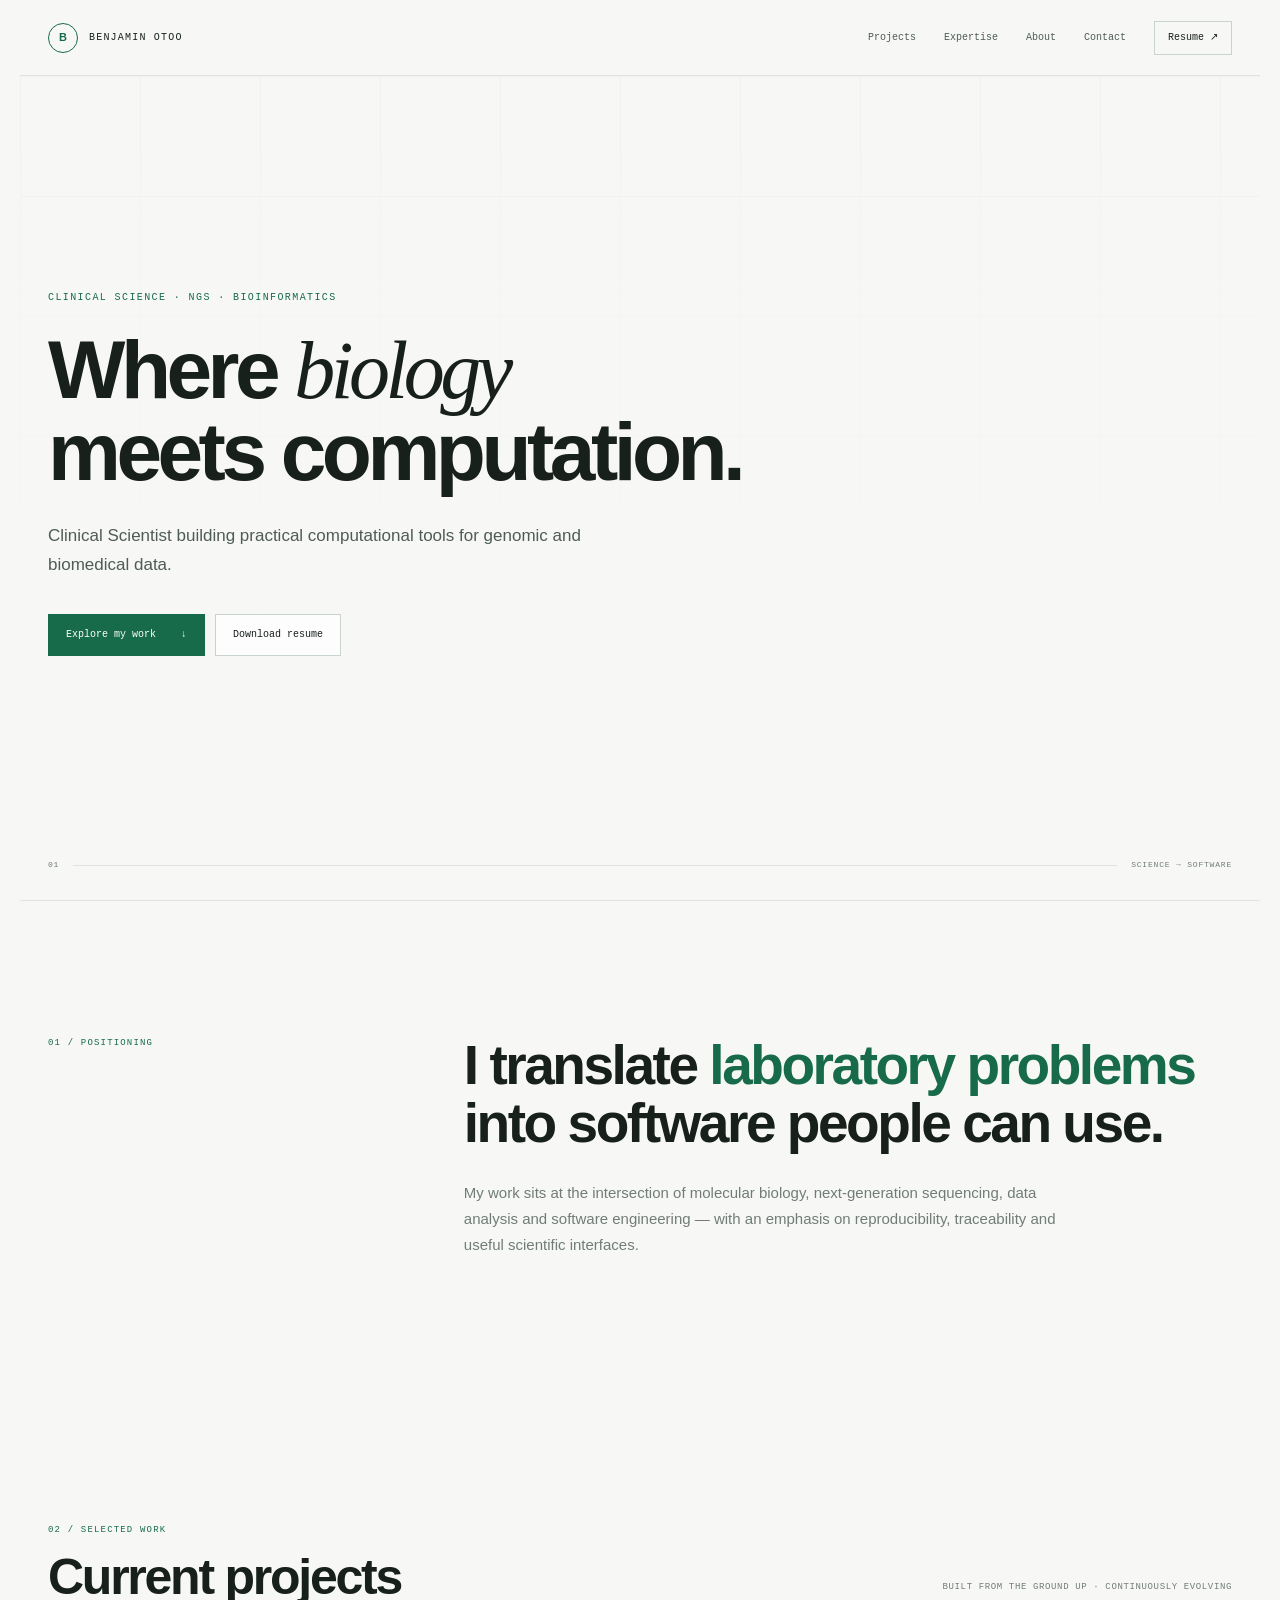
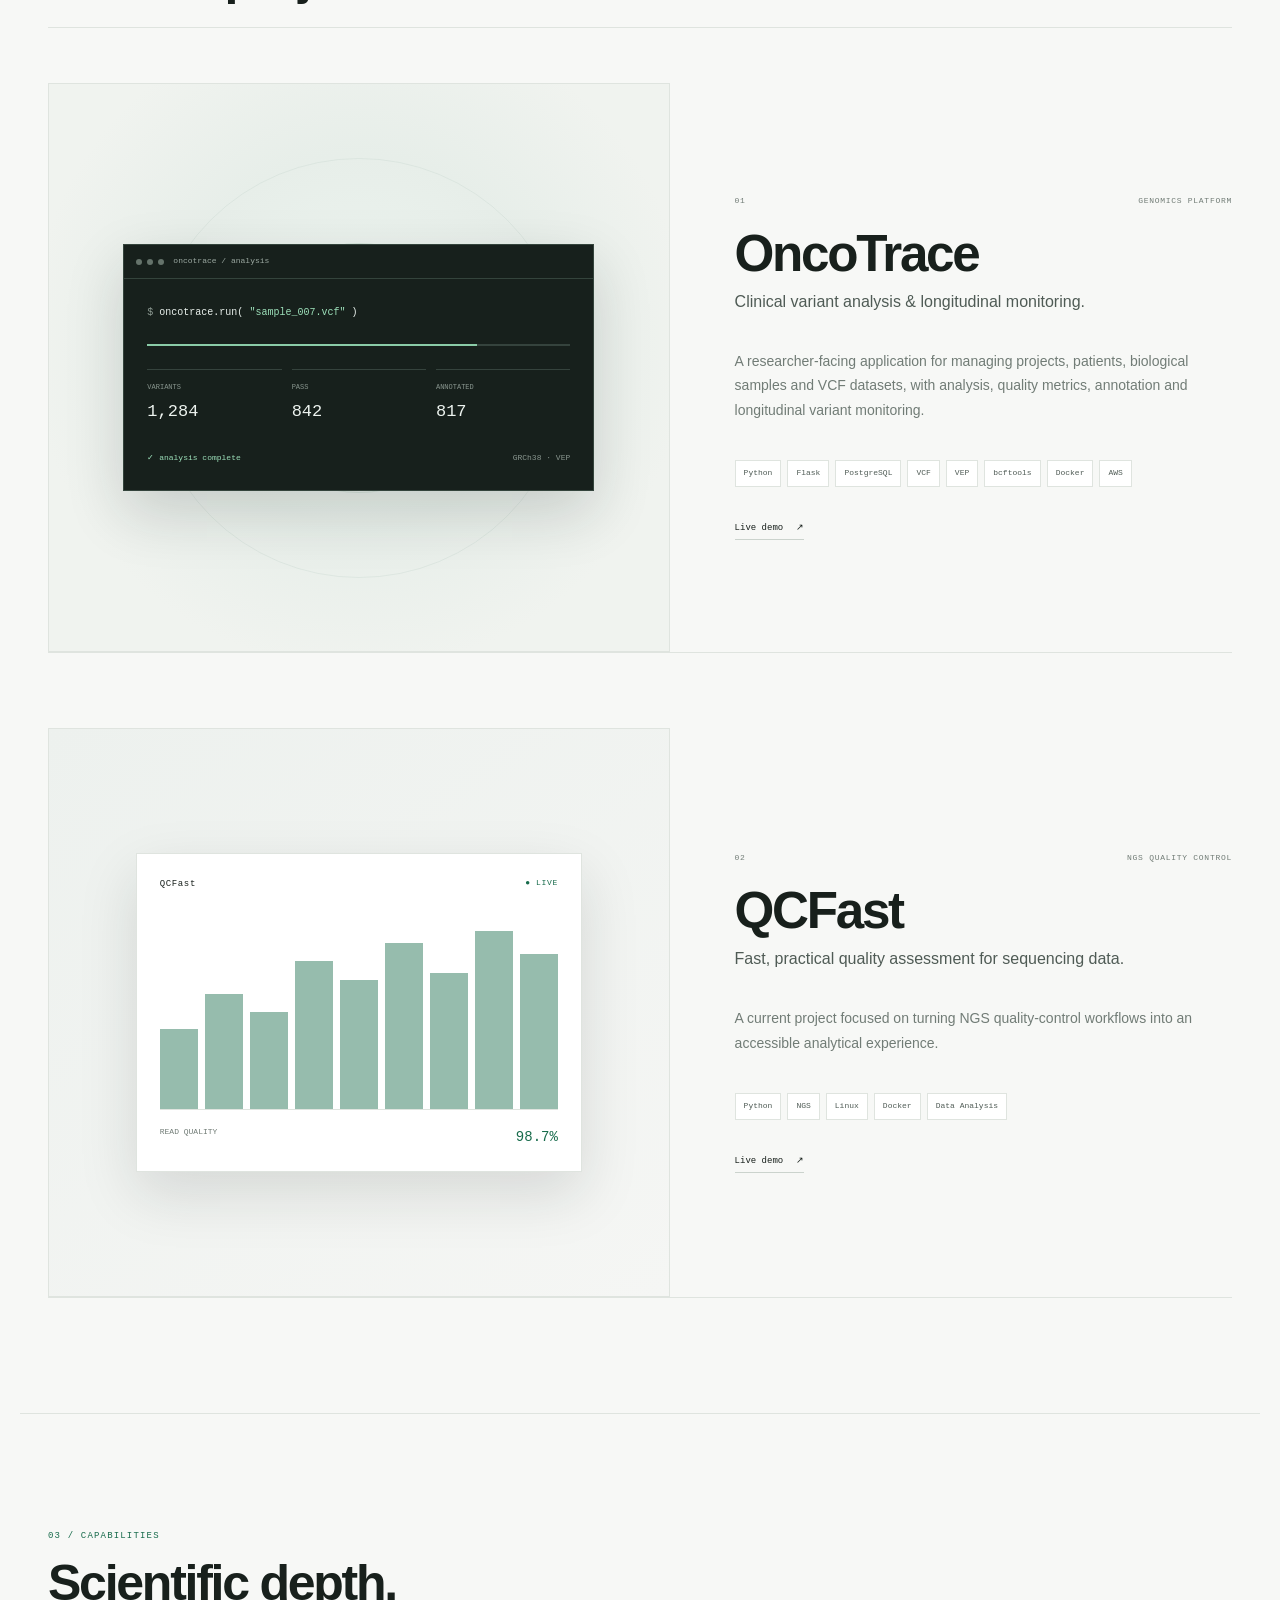
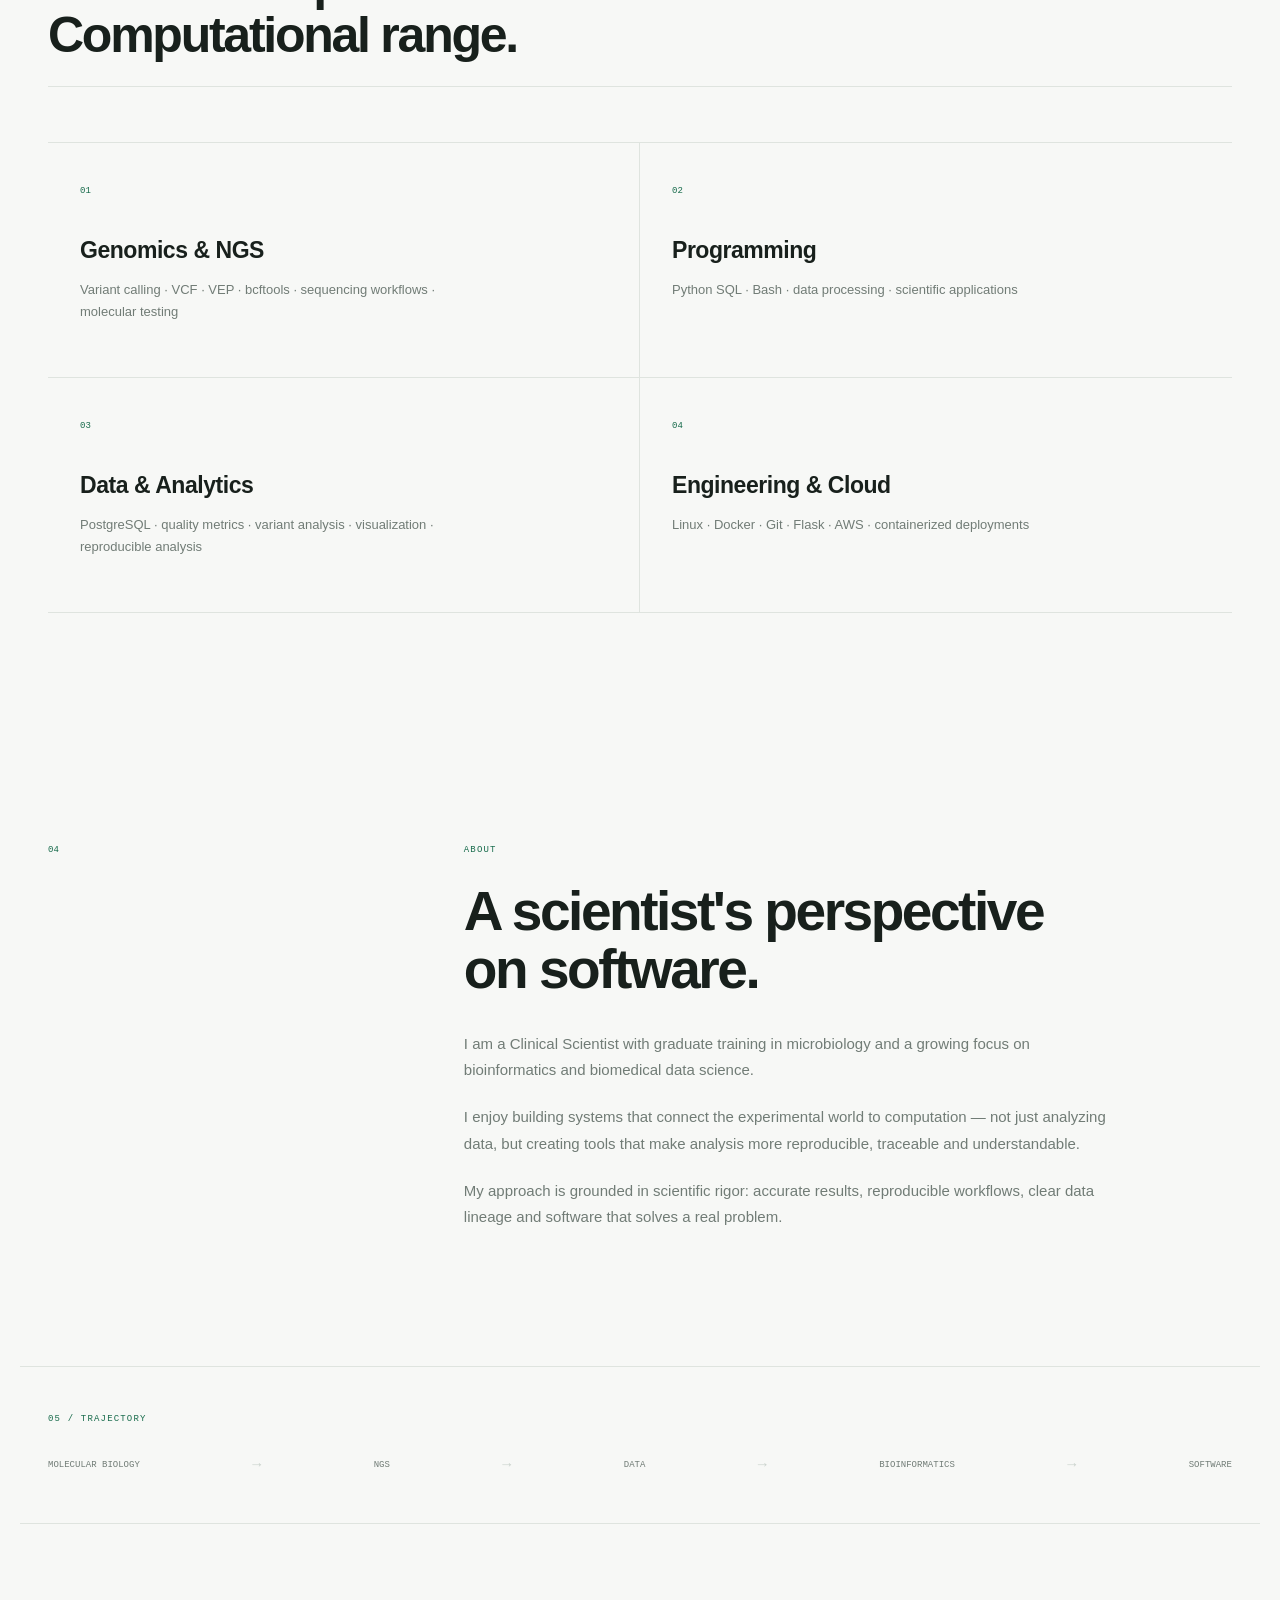
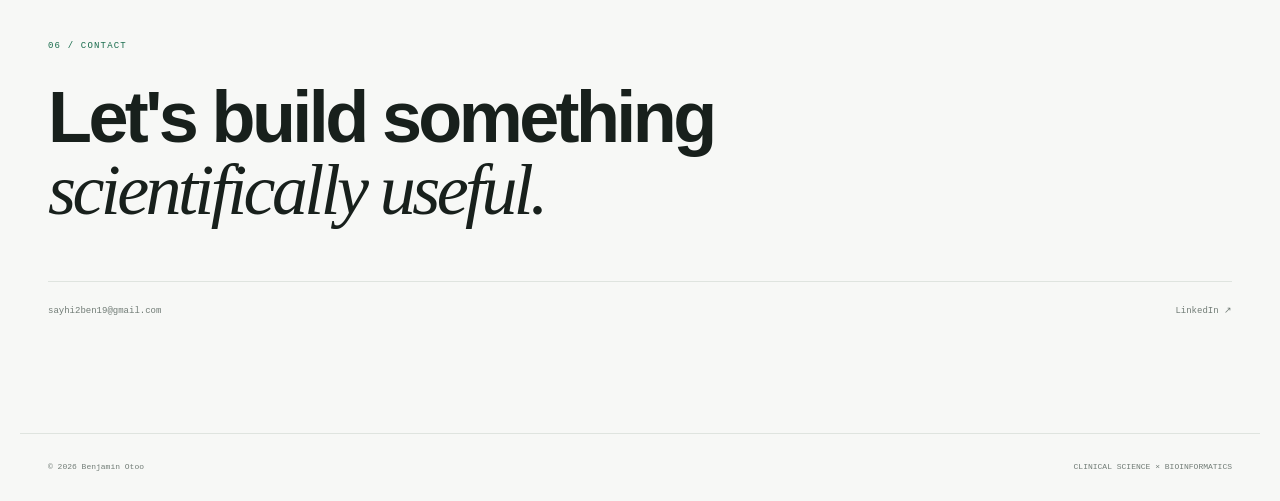
<file: index.html>
<!DOCTYPE html>
<html lang="en">

<head>

    <meta charset="UTF-8">

    <meta
        name="viewport"
        content="width=device-width, initial-scale=1.0"
    >

    <meta
        name="description"
        content="Benjamin Otoo — Clinical Scientist, NGS and Bioinformatics portfolio."
    >

    <title>
        Benjamin Otoo — Clinical Science × Bioinformatics
    </title>

    <link
        rel="stylesheet"
        href="style.css"
    >

</head>


<body>


<div class="site-shell">


    <!-- =====================================================
         NAVIGATION
         ===================================================== -->

    <header class="site-header">

        <a
            href="#top"
            class="brand"
        >

            <span class="brand-mark">
                B
            </span>

            <span class="brand-name">
                BENJAMIN OTOO
            </span>

        </a>


        <nav class="main-navigation">

            <a href="#work">
                Projects
            </a>

            <a href="#expertise">
                Expertise
            </a>

            <a href="#about">
                About
            </a>

            <a href="#contact">
                Contact
            </a>

            <a
                href="https://github.com/BenOtoo/portfolio/blob/main/assets/resume.pdf"
                class="resume-link"
                download
            >
                Resume
                <span>↗</span>
            </a>

        </nav>


        <button
            class="menu-button"
            type="button"
            aria-label="Open navigation"
        >
            ☰
        </button>

    </header>



    <main id="top">


        <!-- =====================================================
             HERO
             ===================================================== -->

        <section class="hero">

            <div class="hero-grid"></div>


            <div class="hero-content">

                <p class="eyebrow hero-reveal">
                    CLINICAL SCIENCE · NGS · BIOINFORMATICS
                </p>


                <h1 class="hero-title hero-reveal hero-delay-1">

                    Where
                    <em>biology</em>

                    <br>

                    meets computation.

                </h1>


                <p class="hero-description hero-reveal hero-delay-2">

                    Clinical Scientist building practical computational
                    tools for genomic and biomedical data.

                </p>


                <div class="hero-actions hero-reveal hero-delay-3">

                    <a
                        href="#work"
                        class="button button-primary"
                    >
                        Explore my work
                        <span>↓</span>
                    </a>


                    <a
                        href="https://github.com/BenOtoo/portfolio/blob/main/assets/resume.pdf"
                        class="button button-secondary"
                        download
                    >
                        Download resume
                    </a>

                </div>

            </div>


            <div class="hero-footer">

                <span>
                    01
                </span>

                <div></div>

                <span>
                    SCIENCE → SOFTWARE
                </span>

            </div>

        </section>



        <!-- =====================================================
             POSITIONING
             ===================================================== -->

        <section class="statement">

            <div class="section-label">
                01 / POSITIONING
            </div>


            <div class="statement-content">

                <h2>

                    I translate
                    <span>laboratory problems</span>
                    into software people can use.

                </h2>


                <p>

                    My work sits at the intersection of molecular biology,
                    next-generation sequencing, data analysis and software
                    engineering — with an emphasis on reproducibility,
                    traceability and useful scientific interfaces.

                </p>

            </div>

        </section>



        <!-- =====================================================
             PROJECTS
             ===================================================== -->

        <section
            id="work"
            class="section projects-section"
        >

            <div class="section-heading">

                <div>

                    <p class="section-label">
                        02 / SELECTED WORK
                    </p>

                    <h2>
                        Current projects
                    </h2>

                </div>


                <p class="section-note">
                    BUILT FROM THE GROUND UP · CONTINUOUSLY EVOLVING
                </p>

            </div>



            <!-- =================================================
                 ONCOTRACE
                 ================================================= -->

            <article class="project project-featured">


                <div class="project-visual oncotrace-visual">


                    <div class="terminal-window">


                        <div class="terminal-header">

                            <div class="terminal-dots">

                                <span></span>
                                <span></span>
                                <span></span>

                            </div>

                            <span>
                                oncotrace / analysis
                            </span>

                        </div>


                        <div class="terminal-content">

                            <div class="terminal-command">

                                <span class="terminal-muted">
                                    $
                                </span>

                                oncotrace.run(

                                <span class="terminal-accent">
                                    "sample_007.vcf"
                                </span>

                                )

                            </div>


                            <div class="analysis-progress">

                                <span></span>

                            </div>


                            <div class="analysis-stats">


                                <div>

                                    <small>
                                        VARIANTS
                                    </small>

                                    <strong>
                                        1,284
                                    </strong>

                                </div>


                                <div>

                                    <small>
                                        PASS
                                    </small>

                                    <strong>
                                        842
                                    </strong>

                                </div>


                                <div>

                                    <small>
                                        ANNOTATED
                                    </small>

                                    <strong>
                                        817
                                    </strong>

                                </div>


                            </div>


                            <div class="terminal-status">

                                <span>
                                    ✓ analysis complete
                                </span>

                                <span>
                                    GRCh38 · VEP
                                </span>

                            </div>

                        </div>

                    </div>


                    <div class="visual-ring ring-one"></div>
                    <div class="visual-ring ring-two"></div>

                </div>



                <div class="project-content">


                    <div class="project-meta">

                        <span>
                            01
                        </span>

                        <span>
                            GENOMICS PLATFORM
                        </span>

                    </div>


                    <h3>
                        OncoTrace
                    </h3>


                    <p class="project-subtitle">

                        Clinical variant analysis
                        & longitudinal monitoring.

                    </p>


                    <p class="project-description">

                        A researcher-facing application for managing
                        projects, patients, biological samples and VCF
                        datasets, with analysis, quality metrics,
                        annotation and longitudinal variant monitoring.

                    </p>


                    <div class="technology-list">

                        <span>Python</span>
                        <span>Flask</span>
                        <span>PostgreSQL</span>
                        <span>VCF</span>
                        <span>VEP</span>
                        <span>bcftools</span>
                        <span>Docker</span>
                        <span>AWS</span>

                    </div>


                    <div class="project-links">

                        <!-- REPLACE DEMO URL -->

                        <a
                            href="https://YOUR-ONCOTRACE-DEMO.example.com"
                            target="_blank"
                            rel="noopener noreferrer"
                        >
                            Live demo
                            <span>↗</span>
                        </a>


                        <!-- REPLACE GITHUB URL 

                        <a
                            href="https://github.com/YOUR-USERNAME/oncotrace"
                            target="_blank"
                            rel="noopener noreferrer"
                        >
                            GitHub
                            <span>↗</span>
                        </a>
                    -->
                    </div>

                </div>

            </article>



            <!-- =================================================
                 QCFAST
                 ================================================= -->

            <article class="project">


                <div class="project-visual qcfast-visual">


                    <div class="qc-dashboard">


                        <div class="qc-header">

                            <span>
                                QCFast
                            </span>

                            <span class="live-indicator">
                                ● LIVE
                            </span>

                        </div>


                        <div class="qc-chart">

                            <span style="height:42%"></span>
                            <span style="height:61%"></span>
                            <span style="height:51%"></span>
                            <span style="height:78%"></span>
                            <span style="height:68%"></span>
                            <span style="height:88%"></span>
                            <span style="height:72%"></span>
                            <span style="height:94%"></span>
                            <span style="height:82%"></span>

                        </div>


                        <div class="qc-footer">

                            <span>
                                READ QUALITY
                            </span>

                            <strong>
                                98.7%
                            </strong>

                        </div>

                    </div>

                </div>



                <div class="project-content">


                    <div class="project-meta">

                        <span>
                            02
                        </span>

                        <span>
                            NGS QUALITY CONTROL
                        </span>

                    </div>


                    <h3>
                        QCFast
                    </h3>


                    <p class="project-subtitle">

                        Fast, practical quality assessment
                        for sequencing data.

                    </p>


                    <p class="project-description">

                        A current project focused on turning NGS
                        quality-control workflows into an accessible
                        analytical experience.

                    </p>


                    <div class="technology-list">

                        <span>Python</span>
                        <span>NGS</span>
                        <span>Linux</span>
                        <span>Docker</span>
                        <span>Data Analysis</span>

                    </div>


                    <div class="project-links">

                        <!-- REPLACE DEMO URL -->

                        <a
                            href="https://YOUR-QCFAST-DEMO.example.com"
                            target="_blank"
                            rel="noopener noreferrer"
                        >
                            Live demo
                            <span>↗</span>
                        </a>


                        <!-- REPLACE GITHUB URL 

                        <a
                            href="https://github.com/YOUR-USERNAME/qcfast"
                            target="_blank"
                            rel="noopener noreferrer"
                        >
                            GitHub
                            <span>↗</span>
                        </a> -->

                    </div>

                </div>

            </article>

        </section>



        <!-- =====================================================
             EXPERTISE
             ===================================================== -->

        <section
            id="expertise"
            class="section expertise-section"
        >

            <div class="section-heading">

                <div>

                    <p class="section-label">
                        03 / CAPABILITIES
                    </p>

                    <h2>
                        Scientific depth.
                        <br>
                        Computational range.
                    </h2>

                </div>

            </div>


            <div class="expertise-grid">


                <div class="skill-block">

                    <span>
                        01
                    </span>

                    <h3>
                        Genomics & NGS
                    </h3>

                    <p>
                        Variant calling · VCF · VEP · bcftools ·
                        sequencing workflows · molecular testing
                    </p>

                </div>


                <div class="skill-block">

                    <span>
                        02
                    </span>

                    <h3>
                        Programming
                    </h3>

                    <p>
                        Python SQL · Bash · 
                        data processing · scientific applications
                    </p>

                </div>


                <div class="skill-block">

                    <span>
                        03
                    </span>

                    <h3>
                        Data & Analytics
                    </h3>

                    <p>
                        PostgreSQL · quality metrics · variant analysis ·
                        visualization · reproducible analysis
                    </p>

                </div>


                <div class="skill-block">

                    <span>
                        04
                    </span>

                    <h3>
                        Engineering & Cloud
                    </h3>

                    <p>
                        Linux · Docker · Git · Flask · AWS ·
                        containerized deployments
                    </p>

                </div>

            </div>

        </section>



        <!-- =====================================================
             ABOUT
             ===================================================== -->

        <section
            id="about"
            class="section about-section"
        >

            <div class="about-number">
                04
            </div>


            <div class="about-content">

                <p class="section-label">
                    ABOUT
                </p>


                <h2>
                    A scientist's perspective
                    <br>
                    on software.
                </h2>


                <p class="about-text">

                    I am a Clinical Scientist with graduate training
                    in microbiology and a growing focus on bioinformatics
                    and biomedical data science.

                </p>


                <p class="about-text">

                    I enjoy building systems that connect the experimental
                    world to computation — not just analyzing data, but
                    creating tools that make analysis more reproducible,
                    traceable and understandable.

                </p>


                <p class="about-text">

                    My approach is grounded in scientific rigor:
                    accurate results, reproducible workflows, clear
                    data lineage and software that solves a real problem.

                </p>

            </div>

        </section>



        <!-- =====================================================
             TRAJECTORY
             ===================================================== -->

        <section class="trajectory">

            <p class="section-label">
                05 / TRAJECTORY
            </p>


            <div class="trajectory-line">

                <span>
                    MOLECULAR BIOLOGY
                </span>

                <b>→</b>

                <span>
                    NGS
                </span>

                <b>→</b>

                <span>
                    DATA
                </span>

                <b>→</b>

                <span>
                    BIOINFORMATICS
                </span>

                <b>→</b>

                <span>
                    SOFTWARE
                </span>

            </div>

        </section>



        <!-- =====================================================
             CONTACT
             ===================================================== -->

        <section
            id="contact"
            class="section contact-section"
        >

            <p class="section-label">
                06 / CONTACT
            </p>


            <h2>

                Let's build something
                <br>

                <em>scientifically useful.</em>

            </h2>


            <div class="contact-row">


                <!-- REPLACE EMAIL -->

                <a href="mailto:sayhi2ben19@gmail.com">
                    sayhi2ben19@gmail.com
                </a>


                <div>

                    <!-- REPLACE LINKEDIN -->

                    <a
                        href="https://www.linkedin.com/in/benjamin-otoo/"
                        target="_blank"
                        rel="noopener noreferrer"
                    >
                        LinkedIn ↗
                    </a>


                    <!-- REPLACE GITHUB -->
                <!----
                   <a
                        href="https://github.com/YOUR-USERNAME"
                        target="_blank"
                        rel="noopener noreferrer"
                    >
                        GitHub ↗
                    </a>
                -->

                </div>

            </div>

        </section>


    </main>



    <!-- =====================================================
         FOOTER
         ===================================================== -->

    <footer class="site-footer">

        <span>
            © 2026 Benjamin Otoo
        </span>

        <span>
            CLINICAL SCIENCE × BIOINFORMATICS
        </span>

    </footer>


</div>


<script src="script.js"></script>

</body>

</html>
</file>
<file: style.css>
/* =========================================================
   DESIGN TOKENS
   ========================================================= */

:root {

    --background: #f7f8f6;
    --surface: #ffffff;
    --surface-soft: #f0f3ef;

    --border: #dfe4df;
    --border-strong: #cbd3cd;

    --text: #18201c;
    --text-soft: #4f5b55;
    --text-muted: #717c76;

    --accent: #176b4b;
    --accent-soft: #e4f0ea;
    --accent-dark: #0f4d36;

    --max-width: 1240px;

}


/* =========================================================
   RESET
   ========================================================= */

* {
    box-sizing: border-box;
}


html {
    scroll-behavior: smooth;
}


body {

    margin: 0;

    background: var(--background);

    color: var(--text);

    font-family:
        Inter,
        "Helvetica Neue",
        Arial,
        sans-serif;

    line-height: 1.6;

    -webkit-font-smoothing: antialiased;

}


::selection {

    background: var(--accent);

    color: #ffffff;

}


a {

    color: inherit;

    text-decoration: none;

}


button {

    font: inherit;

}


/* =========================================================
   GLOBAL SHELL
   ========================================================= */

.site-shell {

    min-height: 100vh;

}


.site-header {

    width: 100%;

    max-width: var(--max-width);

    height: 76px;

    margin: auto;

    padding: 0 28px;

    display: flex;

    align-items: center;

    justify-content: space-between;

    border-bottom: 1px solid var(--border);

}


.brand {

    display: flex;

    align-items: center;

    gap: 11px;

}


.brand-mark {

    width: 30px;

    height: 30px;

    border: 1px solid var(--accent);

    border-radius: 50%;

    display: grid;

    place-items: center;

    color: var(--accent);

    font-size: 11px;

    font-weight: 600;

}


.brand-name {

    color: var(--text);

    font-family: monospace;

    font-size: 10px;

    letter-spacing: .12em;

}


.main-navigation {

    display: flex;

    align-items: center;

    gap: 28px;

    color: var(--text-soft);

    font-family: monospace;

    font-size: 10px;

}


.main-navigation a {

    transition:
        color .2s ease;

}


.main-navigation a:hover {

    color: var(--accent);

}


.resume-link {

    padding: 8px 13px;

    border: 1px solid var(--border-strong);

    color: var(--text);

}


.resume-link:hover {

    border-color: var(--accent);

    color: var(--accent);

}


.menu-button {

    display: none;

    border: 0;

    background: transparent;

    color: var(--text);

    cursor: pointer;

}


/* =========================================================
   HERO
   ========================================================= */

.hero {

    position: relative;

    min-height:
        calc(100vh - 76px);

    max-width: var(--max-width);

    margin: auto;

    padding:
        0 28px;

    display: flex;

    align-items: center;

    overflow: hidden;

}


.hero-grid {

    position: absolute;

    inset: 0;

    background-image:
        linear-gradient(
            var(--border) 1px,
            transparent 1px
        ),
        linear-gradient(
            90deg,
            var(--border) 1px,
            transparent 1px
        );

    background-size:
        120px 120px;

    opacity: .28;

    mask-image:
        linear-gradient(
            to bottom,
            black,
            transparent 72%
        );

}


.hero-content {

    position: relative;

    max-width: 850px;

    padding:
        105px 0 135px;

}


.eyebrow {

    margin: 0 0 24px;

    color: var(--accent);

    font-family: monospace;

    font-size: 10px;

    letter-spacing: .14em;

}


.hero-title {

    max-width: 850px;

    margin: 0;

    font-size:
        clamp(
            54px,
            7vw,
            82px
        );

    line-height: .98;

    letter-spacing: -.055em;

    font-weight: 600;

}


.hero-title em {

    font-family:
        Georgia,
        "Times New Roman",
        serif;

    font-weight: 400;

}


.hero-description {

    max-width: 600px;

    margin:
        30px 0 34px;

    color: var(--text-soft);

    font-size: 17px;

    line-height: 1.7;

}


.hero-actions {

    display: flex;

    gap: 10px;

}


.button {

    display: inline-flex;

    align-items: center;

    gap: 25px;

    padding:
        12px 17px;

    border: 1px solid var(--border-strong);

    color: var(--text);

    font-family: monospace;

    font-size: 10px;

    transition:
        background .2s ease,
        color .2s ease,
        border-color .2s ease,
        transform .2s ease;

}


.button:hover {

    transform: translateY(-1px);

}


.button-primary {

    background: var(--accent);

    color: #ffffff;

    border-color: var(--accent);

}


.button-primary:hover {

    background: var(--accent-dark);

}


.button-secondary {

    background: rgba(255,255,255,.65);

}


.button-secondary:hover {

    border-color: var(--accent);

    color: var(--accent);

}


.hero-footer {

    position: absolute;

    left: 28px;

    right: 28px;

    bottom: 28px;

    display: flex;

    align-items: center;

    gap: 14px;

    color: var(--text-muted);

    font-family: monospace;

    font-size: 8px;

    letter-spacing: .1em;

}


.hero-footer div {

    height: 1px;

    flex: 1;

    background: var(--border);

}


/* =========================================================
   SECTIONS
   ========================================================= */

.section {

    max-width: var(--max-width);

    margin: auto;

    padding:
        115px 28px;

}


.section-label {

    margin: 0;

    color: var(--accent);

    font-family: monospace;

    font-size: 9px;

    letter-spacing: .13em;

}


.section-heading {

    display: flex;

    justify-content: space-between;

    align-items: end;

    padding-bottom: 24px;

    margin-bottom: 55px;

    border-bottom: 1px solid var(--border);

}


.section-heading h2 {

    margin: 13px 0 0;

    font-size:
        clamp(
            34px,
            4vw,
            50px
        );

    line-height: 1.05;

    letter-spacing: -.045em;

    font-weight: 550;

}


.section-note {

    color: var(--text-muted);

    font-family: monospace;

    font-size: 9px;

    letter-spacing: .07em;

}


/* =========================================================
   POSITIONING
   ========================================================= */

.statement {

    max-width: var(--max-width);

    margin: auto;

    padding:
        135px 28px;

    display: grid;

    grid-template-columns:
        1fr 2.1fr;

    gap: 50px;

    border-top:
        1px solid var(--border);

}


.statement-content h2 {

    max-width: 850px;

    margin: 0 0 27px;

    font-size:
        clamp(
            36px,
            4.3vw,
            58px
        );

    line-height: 1.06;

    letter-spacing: -.045em;

    font-weight: 550;

}


.statement-content h2 span {

    color: var(--accent);

}


.statement-content p {

    max-width: 620px;

    color: var(--text-muted);

    font-size: 15px;

    line-height: 1.75;

}


/* =========================================================
   PROJECTS
   ========================================================= */

.project {

    display: grid;

    grid-template-columns:
        1.05fr .95fr;

    min-height: 570px;

    border-bottom:
        1px solid var(--border);

}


.project + .project {

    margin-top: 75px;

}


.project-visual {

    position: relative;

    overflow: hidden;

    min-height: 480px;

    display: flex;

    align-items: center;

    justify-content: center;

    background: var(--surface-soft);

    border:
        1px solid var(--border);

}


.oncotrace-visual {

    background:
        radial-gradient(
            circle at 50% 45%,
            #edf5f0 0,
            #e7eee9 42%,
            #f0f3ef 75%
        );

}


.terminal-window {

    position: relative;

    z-index: 3;

    width: 76%;

    background: #17201c;

    border:
        1px solid #34443c;

    box-shadow:
        0 22px 55px rgba(24,32,28,.16);

}


.terminal-header {

    height: 34px;

    padding:
        0 12px;

    display: flex;

    align-items: center;

    gap: 9px;

    border-bottom:
        1px solid #34443c;

    color: #9ca9a2;

    font-family: monospace;

    font-size: 8px;

}


.terminal-dots {

    display: flex;

    gap: 5px;

}


.terminal-dots span {

    width: 6px;

    height: 6px;

    border-radius: 50%;

    background: #65736b;

}


.terminal-content {

    padding: 26px 23px;

    color: #e9f0ec;

    font-family: monospace;

    font-size: 10px;

}


.terminal-muted {

    color: #8d9a93;

}


.terminal-accent {

    color: #9de0ba;

}


.analysis-progress {

    height: 2px;

    margin: 23px 0;

    background: #35433d;

}


.analysis-progress span {

    display: block;

    width: 78%;

    height: 100%;

    background: #8acba7;

}


.analysis-stats {

    display: grid;

    grid-template-columns:
        repeat(3, 1fr);

    gap: 10px;

}


.analysis-stats div {

    padding-top: 12px;

    border-top:
        1px solid #35433d;

}


.analysis-stats small {

    display: block;

    color: #89968f;

    font-size: 7px;

}


.analysis-stats strong {

    display: block;

    margin-top: 5px;

    color: #edf3ef;

    font-size: 17px;

    font-weight: 400;

}


.terminal-status {

    margin-top: 26px;

    display: flex;

    justify-content: space-between;

    color: #9de0ba;

    font-size: 8px;

}


.terminal-status span:last-child {

    color: #89968f;

}


.visual-ring {

    position: absolute;

    border:
        1px solid #b8cfc2;

    border-radius: 50%;

    opacity: .42;

}


.ring-one {

    width: 250px;

    height: 250px;

}


.ring-two {

    width: 420px;

    height: 420px;

    border-color: #cbdad1;

}


/* =========================================================
   PROJECT CONTENT
   ========================================================= */

.project-content {

    padding:
        50px 0 50px 65px;

    display: flex;

    flex-direction: column;

    justify-content: center;

}


.project-meta {

    display: flex;

    justify-content: space-between;

    margin-bottom: 20px;

    color: var(--text-muted);

    font-family: monospace;

    font-size: 8px;

    letter-spacing: .09em;

}


.project-content h3 {

    margin: 0;

    font-size:
        clamp(
            38px,
            4vw,
            54px
        );

    line-height: 1;

    letter-spacing: -.045em;

    font-weight: 550;

}


.project-subtitle {

    margin:
        10px 0 20px;

    color: var(--text-soft);

    font-size: 16px;

}


.project-description {

    max-width: 500px;

    color: var(--text-muted);

    font-size: 14px;

    line-height: 1.75;

}


.technology-list {

    display: flex;

    flex-wrap: wrap;

    gap: 6px;

    margin:
        24px 0;

}


.technology-list span {

    padding:
        6px 8px;

    border:
        1px solid var(--border);

    background: var(--surface);

    color: var(--text-soft);

    font-family: monospace;

    font-size: 8px;

}


.project-links {

    display: flex;

    gap: 25px;

    margin-top: 10px;

}


.project-links a {

    padding-bottom: 4px;

    border-bottom:
        1px solid var(--border-strong);

    color: var(--text);

    font-family: monospace;

    font-size: 9px;

    transition:
        color .2s ease,
        border-color .2s ease;

}


.project-links a:hover {

    color: var(--accent);

    border-color: var(--accent);

}


.project-links span {

    margin-left: 7px;

}


/* =========================================================
   QCFast VISUAL
   ========================================================= */

.qcfast-visual {

    background:
        linear-gradient(
            145deg,
            #edf1ee,
            #f5f6f4
        );

}


.qc-dashboard {

    width: 72%;

    padding: 23px;

    background: #ffffff;

    border:
        1px solid var(--border);

    box-shadow:
        0 22px 55px rgba(24,32,28,.13);

}


.qc-header {

    display: flex;

    justify-content: space-between;

    color: var(--text);

    font-family: monospace;

    font-size: 9px;

    letter-spacing: .07em;

}


.live-indicator {

    color: var(--accent);

    font-size: 8px;

}


.qc-chart {

    height: 190px;

    margin:
        28px 0 16px;

    display: flex;

    align-items: end;

    gap: 7px;

    border-bottom:
        1px solid var(--border);

}


.qc-chart span {

    flex: 1;

    background: var(--accent);

    opacity: .45;

}


.qc-footer {

    display: flex;

    justify-content: space-between;

    color: var(--text-muted);

    font-family: monospace;

    font-size: 8px;

}


.qc-footer strong {

    color: var(--accent);

    font-size: 14px;

    font-weight: 500;

}


/* =========================================================
   EXPERTISE
   ========================================================= */

.expertise-section {

    border-top:
        1px solid var(--border);

}


.expertise-grid {

    display: grid;

    grid-template-columns:
        repeat(2, 1fr);

    border-top:
        1px solid var(--border);

}


.skill-block {

    min-height: 235px;

    padding: 32px;

    background: transparent;

    border-bottom:
        1px solid var(--border);

}


.skill-block:nth-child(odd) {

    border-right:
        1px solid var(--border);

}


.skill-block > span {

    color: var(--accent);

    font-family: monospace;

    font-size: 9px;

}


.skill-block h3 {

    margin:
        32px 0 10px;

    font-size: 23px;

    font-weight: 550;

    letter-spacing: -.02em;

}


.skill-block p {

    max-width: 410px;

    margin: 0;

    color: var(--text-muted);

    font-size: 13px;

    line-height: 1.7;

}


/* =========================================================
   ABOUT
   ========================================================= */

.about-section {

    display: grid;

    grid-template-columns:
        1fr 2.1fr;

    gap: 50px;

    border-bottom:
        1px solid var(--border);

}


.about-number {

    color: var(--accent);

    font-family: monospace;

    font-size: 9px;

}


.about-content h2 {

    margin:
        25px 0 32px;

    font-size:
        clamp(
            36px,
            4.3vw,
            58px
        );

    line-height: 1.06;

    letter-spacing: -.045em;

    font-weight: 550;

}


.about-text {

    max-width: 650px;

    margin:
        0 0 21px;

    color: var(--text-muted);

    font-size: 15px;

    line-height: 1.75;

}


/* =========================================================
   TRAJECTORY
   ========================================================= */

.trajectory {

    max-width: var(--max-width);

    margin: auto;

    padding:
        45px 28px;

    overflow: hidden;

}


.trajectory-line {

    margin-top: 27px;

    display: flex;

    align-items: center;

    justify-content: space-between;

    gap: 20px;

    white-space: nowrap;

    color: var(--text-muted);

    font-family: monospace;

    font-size: 9px;

}


.trajectory-line b {

    color: var(--border-strong);

    font-size: 15px;

    font-weight: 400;

}


/* =========================================================
   CONTACT
   ========================================================= */

.contact-section {

    border-top:
        1px solid var(--border);

}


.contact-section h2 {

    max-width: 850px;

    margin:
        28px 0 55px;

    font-size:
        clamp(
            43px,
            6vw,
            72px
        );

    line-height: 1;

    letter-spacing: -.05em;

    font-weight: 550;

}


.contact-section h2 em {

    font-family:
        Georgia,
        "Times New Roman",
        serif;

    font-weight: 400;

}


.contact-row {

    padding-top: 22px;

    display: flex;

    justify-content: space-between;

    align-items: end;

    border-top:
        1px solid var(--border);

    color: var(--text-muted);

    font-family: monospace;

    font-size: 9px;

}


.contact-row > a:hover,
.contact-row > div a:hover {

    color: var(--accent);

}


.contact-row > div {

    display: flex;

    gap: 25px;

}


/* =========================================================
   FOOTER
   ========================================================= */

.site-footer {

    max-width: var(--max-width);

    margin: auto;

    padding:
        27px 28px;

    display: flex;

    justify-content: space-between;

    border-top:
        1px solid var(--border);

    color: var(--text-muted);

    font-family: monospace;

    font-size: 8px;

}


/* =========================================================
   ANIMATION
   ========================================================= */

.hero-reveal {

    opacity: 0;

    transform:
        translateY(16px);

    animation:
        heroReveal .75s
        cubic-bezier(.2,.7,.2,1)
        forwards;

}


.hero-delay-1 {

    animation-delay: .10s;

}


.hero-delay-2 {

    animation-delay: .20s;

}


.hero-delay-3 {

    animation-delay: .30s;

}


@keyframes heroReveal {

    to {

        opacity: 1;

        transform:
            translateY(0);

    }

}


/* =========================================================
   RESPONSIVE
   ========================================================= */

@media (max-width: 800px) {


    .site-header {

        height: 68px;

        padding:
            0 20px;

    }


    .main-navigation {

        display: none;

    }


    .menu-button {

        display: block;

    }


    .hero {

        min-height:
            calc(100vh - 68px);

        padding:
            0 20px;

    }


    .hero-content {

        padding:
            70px 0 120px;

    }


    .hero-title {

        font-size:
            clamp(
                43px,
                12vw,
                66px
            );

    }


    .hero-description {

        font-size: 15px;

    }


    .hero-actions {

        flex-direction: column;

        align-items: flex-start;

    }


    .statement {

        grid-template-columns: 1fr;

        padding:
            95px 20px;

    }


    .section {

        padding:
            85px 20px;

    }


    .section-heading {

        display: block;

    }


    .section-note {

        margin-top: 18px;

    }


    .project {

        grid-template-columns: 1fr;

    }


    .project-visual {

        min-height: 390px;

    }


    .project-content {

        padding:
            40px 4px;

    }


    .project-content h3 {

        font-size: 42px;

    }


    .project + .project {

        margin-top: 60px;

    }


    .expertise-grid {

        grid-template-columns: 1fr;

    }


    .skill-block:nth-child(odd) {

        border-right: 0;

    }


    .about-section {

        grid-template-columns: 1fr;

    }


    .trajectory-line {

        justify-content: flex-start;

        overflow-x: auto;

        padding-bottom: 8px;

    }


    .contact-row {

        display: block;

    }


    .contact-row > div {

        margin-top: 22px;

    }


    .site-footer {

        padding:
            23px 20px;

        flex-direction: column;

        gap: 10px;

    }


    .terminal-window {

        width: 88%;

    }


    .qc-dashboard {

        width: 86%;

    }


}


/* =========================================================
   MOBILE NAVIGATION
   ========================================================= */

@media (max-width: 800px) {

    .main-navigation.mobile-navigation-open {

        position: absolute;

        top: 68px;

        left: 0;

        right: 0;

        z-index: 100;

        padding:
            22px 20px;

        display: flex;

        flex-direction: column;

        align-items: flex-start;

        gap: 18px;

        background:
            rgba(247,248,246,.98);

        border-bottom:
            1px solid var(--border);

        box-shadow:
            0 12px 30px rgba(24,32,28,.06);

    }

}
</file>
